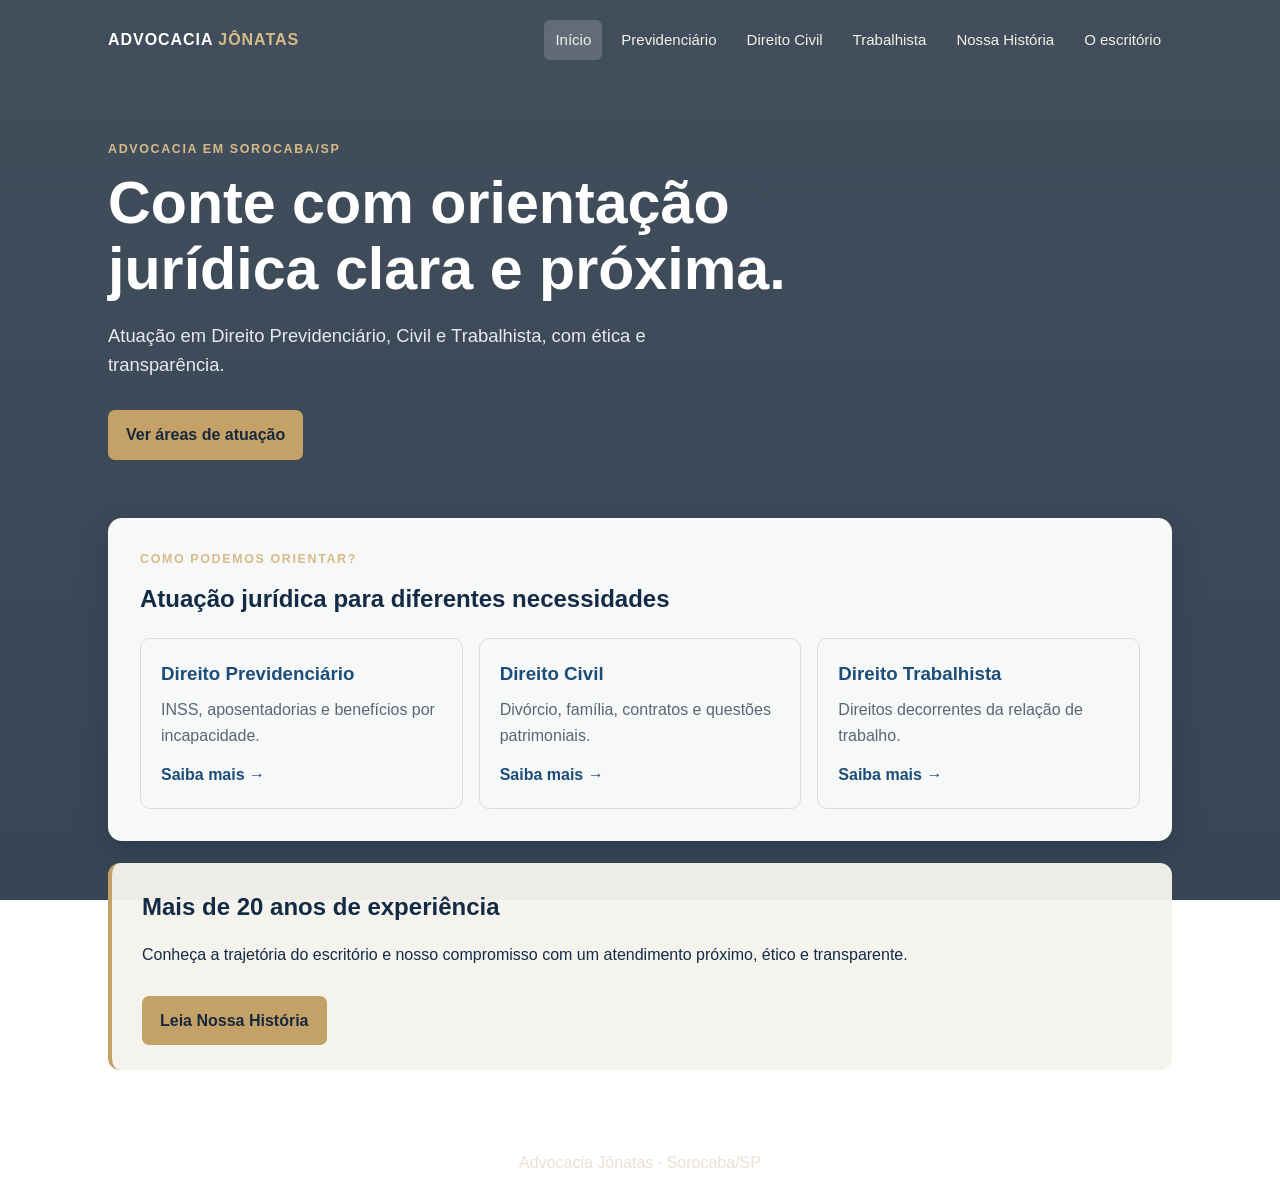
<file: index.html>
<!DOCTYPE html>
<html lang="pt-BR">
<head>
    <meta charset="UTF-8">
    <meta name="viewport" content="width=device-width, initial-scale=1.0">
        <meta name="description" content="Advocacia Jônatas em Sorocaba/SP. Orientação jurídica nas áreas previdenciária, civil e trabalhista, com ética, transparência e atendimento próximo.">
    <meta name="robots" content="index, follow">
    <meta name="theme-color" content="#142b45">
    <link rel="canonical" href="https://ratti-lucas.github.io/rattilucas10/">
    <meta property="og:type" content="website">
    <meta property="og:locale" content="pt_BR">
    <meta property="og:site_name" content="Advocacia Jônatas">
    <meta property="og:title" content="Advocacia Jônatas | Previdenciário, Civil e Trabalhista em Sorocaba">
    <meta property="og:description" content="Advocacia Jônatas em Sorocaba/SP. Orientação jurídica nas áreas previdenciária, civil e trabalhista, com ética, transparência e atendimento próximo.">
    <meta property="og:url" content="https://ratti-lucas.github.io/rattilucas10/">
    <link rel="icon" type="image/svg+xml" href="favicon.svg">
<title>Advocacia Jônatas | Previdenciário, Civil e Trabalhista em Sorocaba</title>
    <link rel="stylesheet" href="style.css">
    <script type="application/ld+json">
    {
      "@context": "https://schema.org",
      "@type": "LegalService",
      "name": "Advocacia Jônatas",
      "url": "https://ratti-lucas.github.io/rattilucas10/",
      "areaServed": {
        "@type": "City",
        "name": "Sorocaba"
      },
      "address": {
        "@type": "PostalAddress",
        "addressLocality": "Sorocaba",
        "addressRegion": "SP",
        "addressCountry": "BR"
      },
      "knowsAbout": ["Direito Previdenciário", "Direito Civil", "Direito Trabalhista"]
    }
    </script>
</head>
<body>
    <header class="site-header">
        <a class="brand" href="index.html">ADVOCACIA <span>JÔNATAS</span></a>
        <nav aria-label="Navegação principal">
            <a class="active" href="index.html">Início</a>
            <a href="previdenciario.html">Previdenciário</a>
            <a href="civil.html">Direito Civil</a>
            <a href="trabalhista.html">Trabalhista</a>
            <a href="historia.html">Nossa História</a>
            <a href="escritorio.html">O escritório</a>
        </nav>
    </header>

    <main>
        <section class="hero">
            <div class="hero-copy">
                <p class="eyebrow">Advocacia em Sorocaba/SP</p>
                <h1>Conte com orientação jurídica clara e próxima.</h1>
                <p>Atuação em Direito Previdenciário, Civil e Trabalhista, com ética e transparência.</p>
                <a class="button" href="previdenciario.html">Ver áreas de atuação</a>
            </div>
        </section>

        <section class="section">
            <p class="eyebrow">Como podemos orientar?</p>
            <h2>Atuação jurídica para diferentes necessidades</h2>
            <div class="cards">
                <a class="card" href="previdenciario.html">
                    <h3>Direito Previdenciário</h3>
                    <p>INSS, aposentadorias e benefícios por incapacidade.</p>
                    <span>Saiba mais →</span>
                </a>
                <a class="card" href="civil.html">
                    <h3>Direito Civil</h3>
                    <p>Divórcio, família, contratos e questões patrimoniais.</p>
                    <span>Saiba mais →</span>
                </a>
                <a class="card" href="trabalhista.html">
                    <h3>Direito Trabalhista</h3>
                    <p>Direitos decorrentes da relação de trabalho.</p>
                    <span>Saiba mais →</span>
                </a>
            </div>
        </section>

        <section class="callout">
            <h2>Mais de 20 anos de experiência</h2>
            <p>Conheça a trajetória do escritório e nosso compromisso com um atendimento próximo, ético e transparente.</p>
            <a class="button" href="historia.html">Leia Nossa História</a>
        </section>
    </main>

    <footer>Advocacia Jônatas · Sorocaba/SP</footer>
</body>
</html>
</file>
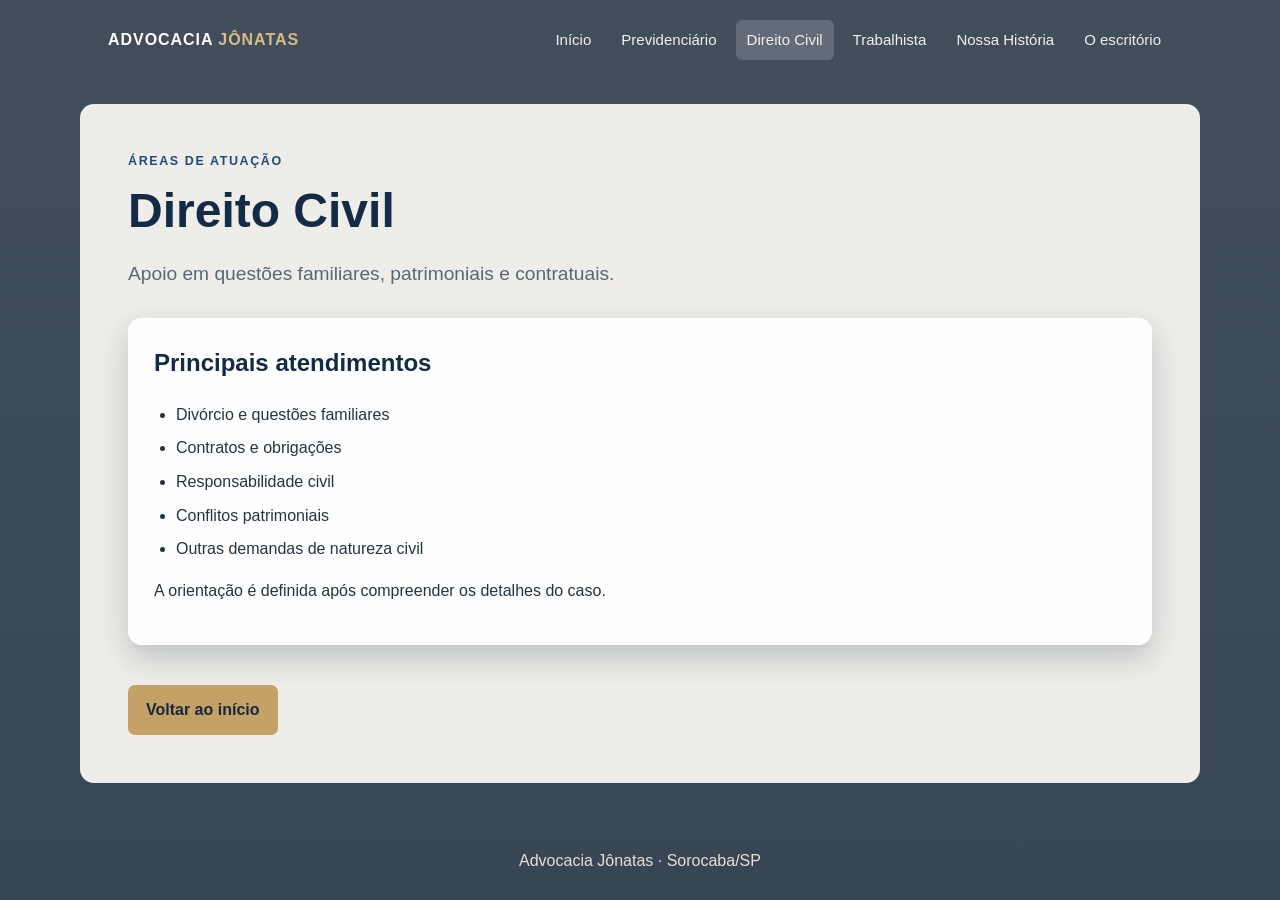
<file: civil.html>
<!DOCTYPE html>
<html lang="pt-BR">
<head>
    <meta charset="UTF-8">
    <meta name="viewport" content="width=device-width, initial-scale=1.0">
        <meta name="description" content="Atuação em Direito Civil em Sorocaba/SP, incluindo questões familiares, contratos, responsabilidade civil e patrimônio.">
    <meta name="robots" content="index, follow">
    <meta name="theme-color" content="#142b45">
    <link rel="canonical" href="https://ratti-lucas.github.io/rattilucas10/civil.html">
    <meta property="og:type" content="website">
    <meta property="og:locale" content="pt_BR">
    <meta property="og:site_name" content="Advocacia Jônatas">
    <meta property="og:title" content="Direito Civil | Advocacia Jônatas">
    <meta property="og:description" content="Atuação em Direito Civil em Sorocaba/SP, incluindo questões familiares, contratos, responsabilidade civil e patrimônio.">
    <meta property="og:url" content="https://ratti-lucas.github.io/rattilucas10/civil.html">
    <link rel="icon" type="image/svg+xml" href="favicon.svg">
<title>Direito Civil | Advocacia Jônatas</title>
    <link rel="stylesheet" href="style.css">
</head>
<body>
    <header class="site-header">
        <a class="brand" href="index.html">ADVOCACIA <span>JÔNATAS</span></a>
        <nav aria-label="Navegação principal">
            <a href="index.html">Início</a>
            <a href="previdenciario.html">Previdenciário</a>
            <a class="active" href="civil.html">Direito Civil</a>
            <a href="trabalhista.html">Trabalhista</a>
            <a href="historia.html">Nossa História</a>
            <a href="escritorio.html">O escritório</a>
        </nav>
    </header>
    <main class="page">
        <p class="eyebrow">Áreas de atuação</p>
        <h1>Direito Civil</h1>
        <p class="lead">Apoio em questões familiares, patrimoniais e contratuais.</p>
        <section class="content">
            <h2>Principais atendimentos</h2>
            <ul>
                <li>Divórcio e questões familiares</li>
                <li>Contratos e obrigações</li>
                <li>Responsabilidade civil</li>
                <li>Conflitos patrimoniais</li>
                <li>Outras demandas de natureza civil</li>
            </ul>
            <p>A orientação é definida após compreender os detalhes do caso.</p>
        </section>
        <a class="button" href="index.html">Voltar ao início</a>
    </main>
    <footer>Advocacia Jônatas · Sorocaba/SP</footer>
</body>
</html>
</file>
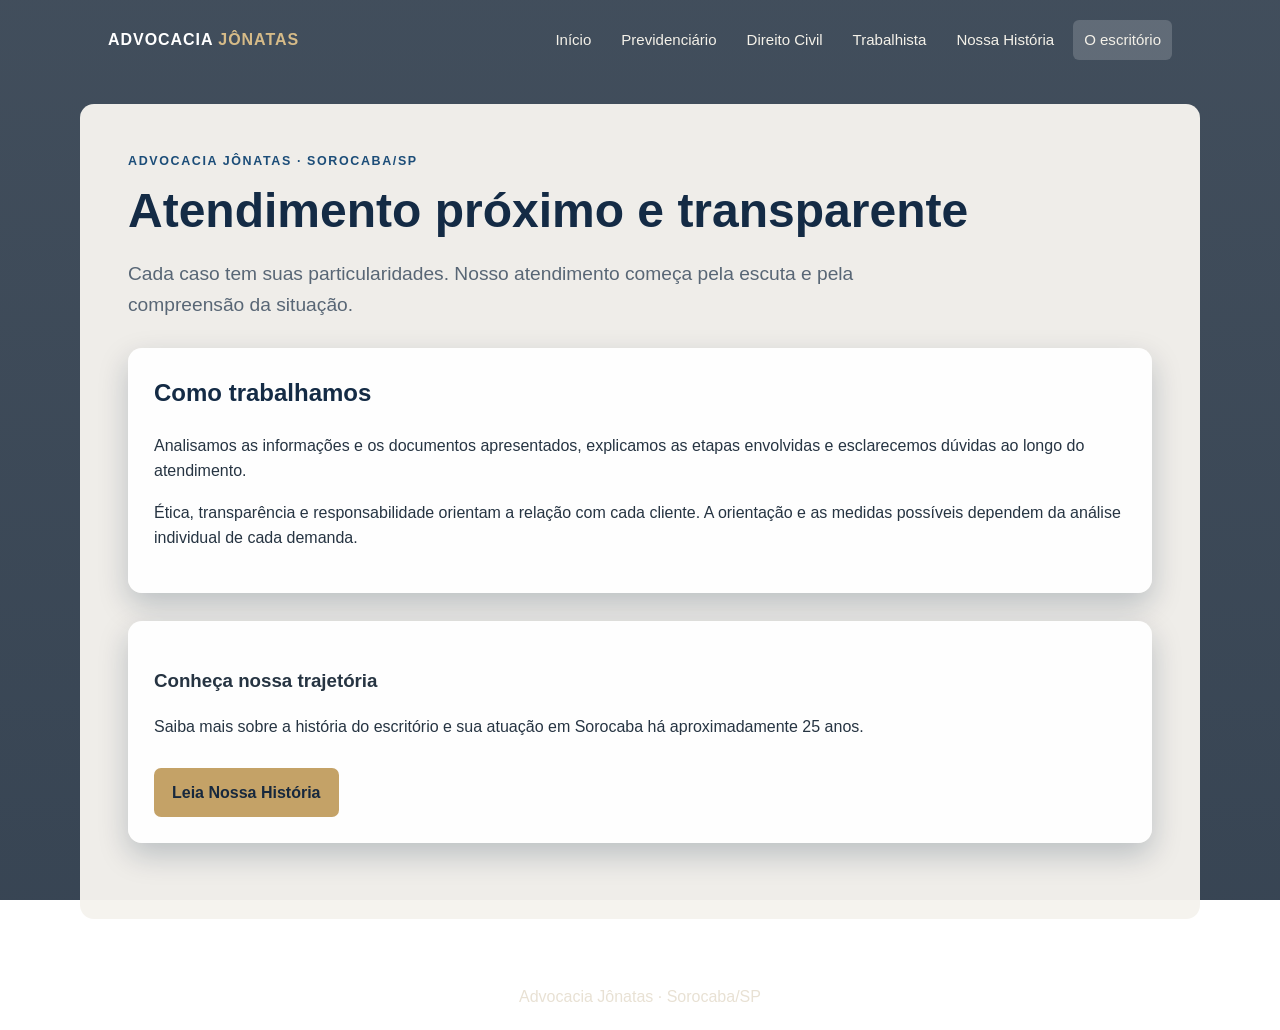
<file: escritorio.html>
<!DOCTYPE html>
<html lang="pt-BR">
<head>
    <meta charset="UTF-8">
    <meta name="viewport" content="width=device-width, initial-scale=1.0">
        <meta name="description" content="Conheça a forma de atendimento e os valores da Advocacia Jônatas, em Sorocaba/SP.">
    <meta name="robots" content="index, follow">
    <meta name="theme-color" content="#142b45">
    <link rel="canonical" href="https://ratti-lucas.github.io/rattilucas10/escritorio.html">
    <meta property="og:type" content="website">
    <meta property="og:locale" content="pt_BR">
    <meta property="og:site_name" content="Advocacia Jônatas">
    <meta property="og:title" content="O escritório | Advocacia Jônatas">
    <meta property="og:description" content="Conheça a forma de atendimento e os valores da Advocacia Jônatas, em Sorocaba/SP.">
    <meta property="og:url" content="https://ratti-lucas.github.io/rattilucas10/escritorio.html">
    <link rel="icon" type="image/svg+xml" href="favicon.svg">
<title>O escritório | Advocacia Jônatas</title>
    <link rel="stylesheet" href="style.css">
</head>
<body>
    <header class="site-header">
        <a class="brand" href="index.html">ADVOCACIA <span>JÔNATAS</span></a>
        <nav aria-label="Navegação principal">
            <a href="index.html">Início</a>
            <a href="previdenciario.html">Previdenciário</a>
            <a href="civil.html">Direito Civil</a>
            <a href="trabalhista.html">Trabalhista</a>
            <a href="historia.html">Nossa História</a>
            <a class="active" href="escritorio.html">O escritório</a>
        </nav>
    </header>

    <main class="page">
        <p class="eyebrow">Advocacia Jônatas · Sorocaba/SP</p>
        <h1>Atendimento próximo e transparente</h1>
        <p class="lead">Cada caso tem suas particularidades. Nosso atendimento começa pela escuta e pela compreensão da situação.</p>

        <section class="content">
            <h2>Como trabalhamos</h2>
            <p>Analisamos as informações e os documentos apresentados, explicamos as etapas envolvidas e esclarecemos dúvidas ao longo do atendimento.</p>
            <p>Ética, transparência e responsabilidade orientam a relação com cada cliente. A orientação e as medidas possíveis dependem da análise individual de cada demanda.</p>
        </section>

        <section class="content">
            <h3>Conheça nossa trajetória</h3>
            <p>Saiba mais sobre a história do escritório e sua atuação em Sorocaba há aproximadamente 25 anos.</p>
            <a class="button" href="historia.html">Leia Nossa História</a>
        </section>
    </main>

    <footer>Advocacia Jônatas · Sorocaba/SP</footer>
</body>
</html>
</file>
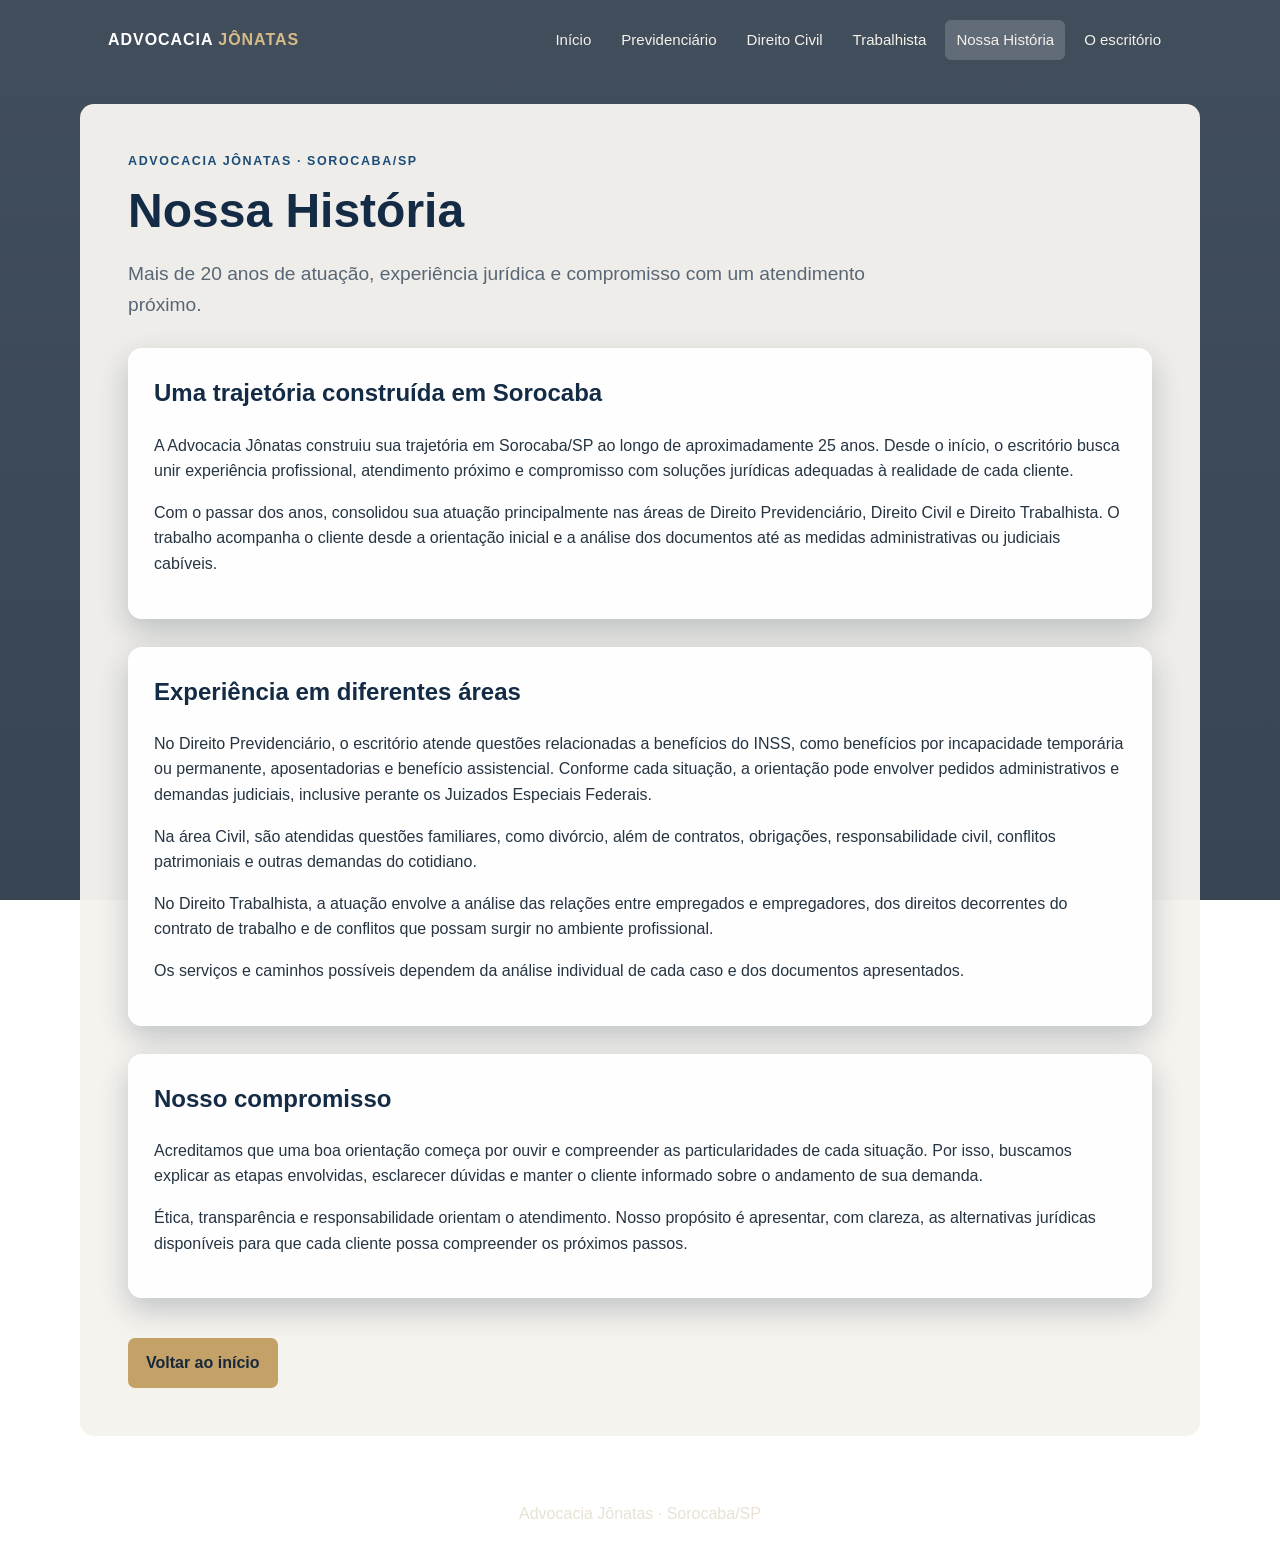
<file: historia.html>
<!DOCTYPE html>
<html lang="pt-BR">
<head>
    <meta charset="UTF-8">
    <meta name="viewport" content="width=device-width, initial-scale=1.0">
        <meta name="description" content="Conheça a trajetória, os valores e a atuação da Advocacia Jônatas em Sorocaba/SP.">
    <meta name="robots" content="index, follow">
    <meta name="theme-color" content="#142b45">
    <link rel="canonical" href="https://ratti-lucas.github.io/rattilucas10/historia.html">
    <meta property="og:type" content="website">
    <meta property="og:locale" content="pt_BR">
    <meta property="og:site_name" content="Advocacia Jônatas">
    <meta property="og:title" content="Nossa História | Advocacia Jônatas">
    <meta property="og:description" content="Conheça a trajetória, os valores e a atuação da Advocacia Jônatas em Sorocaba/SP.">
    <meta property="og:url" content="https://ratti-lucas.github.io/rattilucas10/historia.html">
    <link rel="icon" type="image/svg+xml" href="favicon.svg">
<title>Nossa História | Advocacia Jônatas</title>
    <link rel="stylesheet" href="style.css">
</head>
<body>
    <header class="site-header">
        <a class="brand" href="index.html">ADVOCACIA <span>JÔNATAS</span></a>
        <nav aria-label="Navegação principal">
            <a href="index.html">Início</a>
            <a href="previdenciario.html">Previdenciário</a>
            <a href="civil.html">Direito Civil</a>
            <a href="trabalhista.html">Trabalhista</a>
            <a class="active" href="historia.html">Nossa História</a>
            <a href="escritorio.html">O escritório</a>
        </nav>
    </header>

    <main class="page">
        <p class="eyebrow">Advocacia Jônatas · Sorocaba/SP</p>
        <h1>Nossa História</h1>
        <p class="lead">Mais de 20 anos de atuação, experiência jurídica e compromisso com um atendimento próximo.</p>

        <section class="content">
            <h2>Uma trajetória construída em Sorocaba</h2>
            <p>A Advocacia Jônatas construiu sua trajetória em Sorocaba/SP ao longo de aproximadamente 25 anos. Desde o início, o escritório busca unir experiência profissional, atendimento próximo e compromisso com soluções jurídicas adequadas à realidade de cada cliente.</p>
            <p>Com o passar dos anos, consolidou sua atuação principalmente nas áreas de Direito Previdenciário, Direito Civil e Direito Trabalhista. O trabalho acompanha o cliente desde a orientação inicial e a análise dos documentos até as medidas administrativas ou judiciais cabíveis.</p>
        </section>

        <section class="content">
            <h2>Experiência em diferentes áreas</h2>
            <p>No Direito Previdenciário, o escritório atende questões relacionadas a benefícios do INSS, como benefícios por incapacidade temporária ou permanente, aposentadorias e benefício assistencial. Conforme cada situação, a orientação pode envolver pedidos administrativos e demandas judiciais, inclusive perante os Juizados Especiais Federais.</p>
            <p>Na área Civil, são atendidas questões familiares, como divórcio, além de contratos, obrigações, responsabilidade civil, conflitos patrimoniais e outras demandas do cotidiano.</p>
            <p>No Direito Trabalhista, a atuação envolve a análise das relações entre empregados e empregadores, dos direitos decorrentes do contrato de trabalho e de conflitos que possam surgir no ambiente profissional.</p>
            <p>Os serviços e caminhos possíveis dependem da análise individual de cada caso e dos documentos apresentados.</p>
        </section>

        <section class="content">
            <h2>Nosso compromisso</h2>
            <p>Acreditamos que uma boa orientação começa por ouvir e compreender as particularidades de cada situação. Por isso, buscamos explicar as etapas envolvidas, esclarecer dúvidas e manter o cliente informado sobre o andamento de sua demanda.</p>
            <p>Ética, transparência e responsabilidade orientam o atendimento. Nosso propósito é apresentar, com clareza, as alternativas jurídicas disponíveis para que cada cliente possa compreender os próximos passos.</p>
        </section>

        <a class="button" href="index.html">Voltar ao início</a>
    </main>

    <footer>Advocacia Jônatas · Sorocaba/SP</footer>
</body>
</html>
</file>
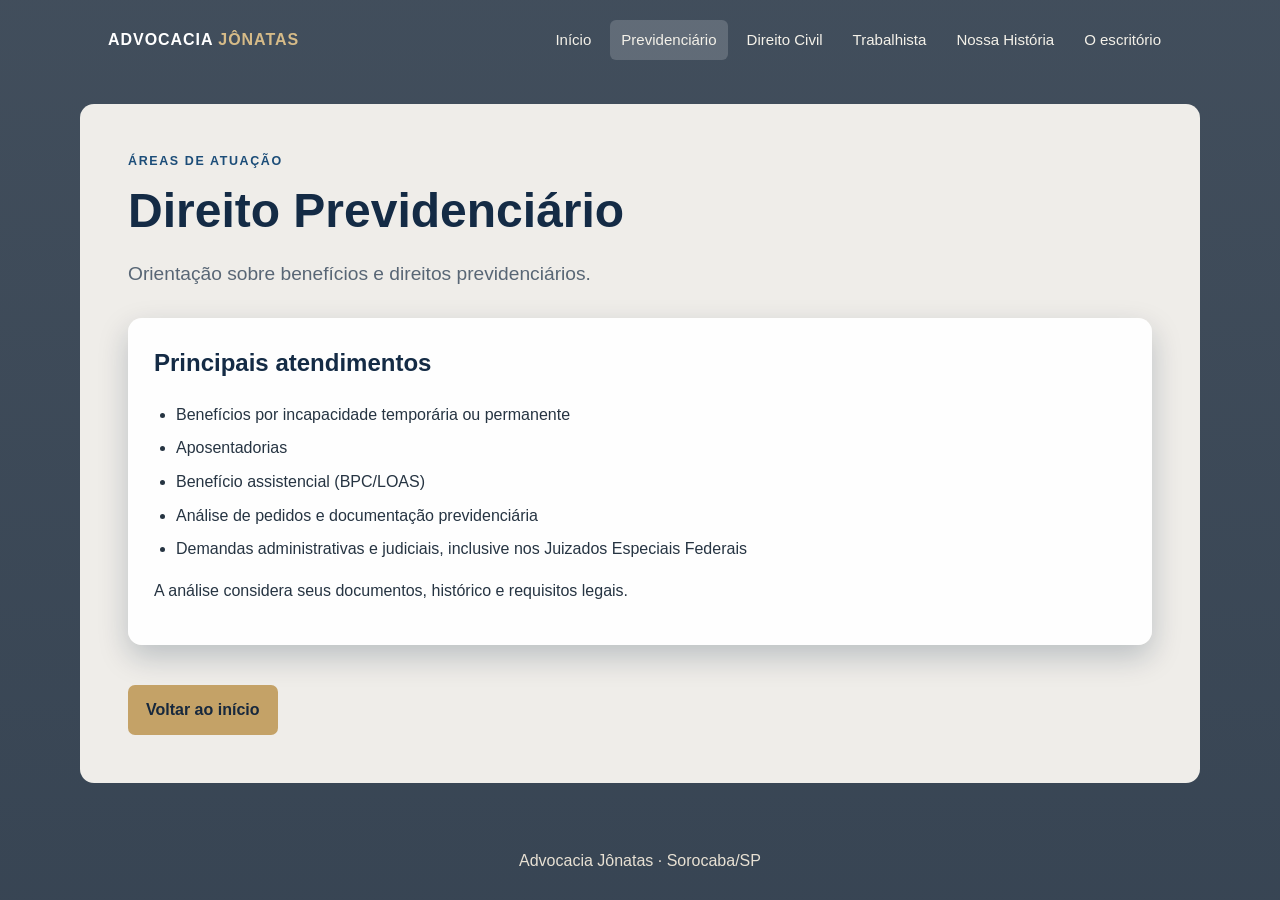
<file: previdenciario.html>
<!DOCTYPE html>
<html lang="pt-BR">
<head>
    <meta charset="UTF-8">
    <meta name="viewport" content="width=device-width, initial-scale=1.0">
        <meta name="description" content="Orientação jurídica em Direito Previdenciário em Sorocaba/SP: aposentadorias, benefícios por incapacidade e BPC/LOAS.">
    <meta name="robots" content="index, follow">
    <meta name="theme-color" content="#142b45">
    <link rel="canonical" href="https://ratti-lucas.github.io/rattilucas10/previdenciario.html">
    <meta property="og:type" content="website">
    <meta property="og:locale" content="pt_BR">
    <meta property="og:site_name" content="Advocacia Jônatas">
    <meta property="og:title" content="Direito Previdenciário | Advocacia Jônatas">
    <meta property="og:description" content="Orientação jurídica em Direito Previdenciário em Sorocaba/SP: aposentadorias, benefícios por incapacidade e BPC/LOAS.">
    <meta property="og:url" content="https://ratti-lucas.github.io/rattilucas10/previdenciario.html">
    <link rel="icon" type="image/svg+xml" href="favicon.svg">
<title>Direito Previdenciário | Advocacia Jônatas</title>
    <link rel="stylesheet" href="style.css">
</head>
<body>
    <header class="site-header">
        <a class="brand" href="index.html">ADVOCACIA <span>JÔNATAS</span></a>
        <nav aria-label="Navegação principal">
            <a href="index.html">Início</a>
            <a class="active" href="previdenciario.html">Previdenciário</a>
            <a href="civil.html">Direito Civil</a>
            <a href="trabalhista.html">Trabalhista</a>
            <a href="historia.html">Nossa História</a>
            <a href="escritorio.html">O escritório</a>
        </nav>
    </header>
    <main class="page">
        <p class="eyebrow">Áreas de atuação</p>
        <h1>Direito Previdenciário</h1>
        <p class="lead">Orientação sobre benefícios e direitos previdenciários.</p>
        <section class="content">
            <h2>Principais atendimentos</h2>
            <ul>
                <li>Benefícios por incapacidade temporária ou permanente</li>
                <li>Aposentadorias</li>
                <li>Benefício assistencial (BPC/LOAS)</li>
                <li>Análise de pedidos e documentação previdenciária</li>
                <li>Demandas administrativas e judiciais, inclusive nos Juizados Especiais Federais</li>
            </ul>
            <p>A análise considera seus documentos, histórico e requisitos legais.</p>
        </section>
        <a class="button" href="index.html">Voltar ao início</a>
    </main>
    <footer>Advocacia Jônatas · Sorocaba/SP</footer>
</body>
</html>
</file>
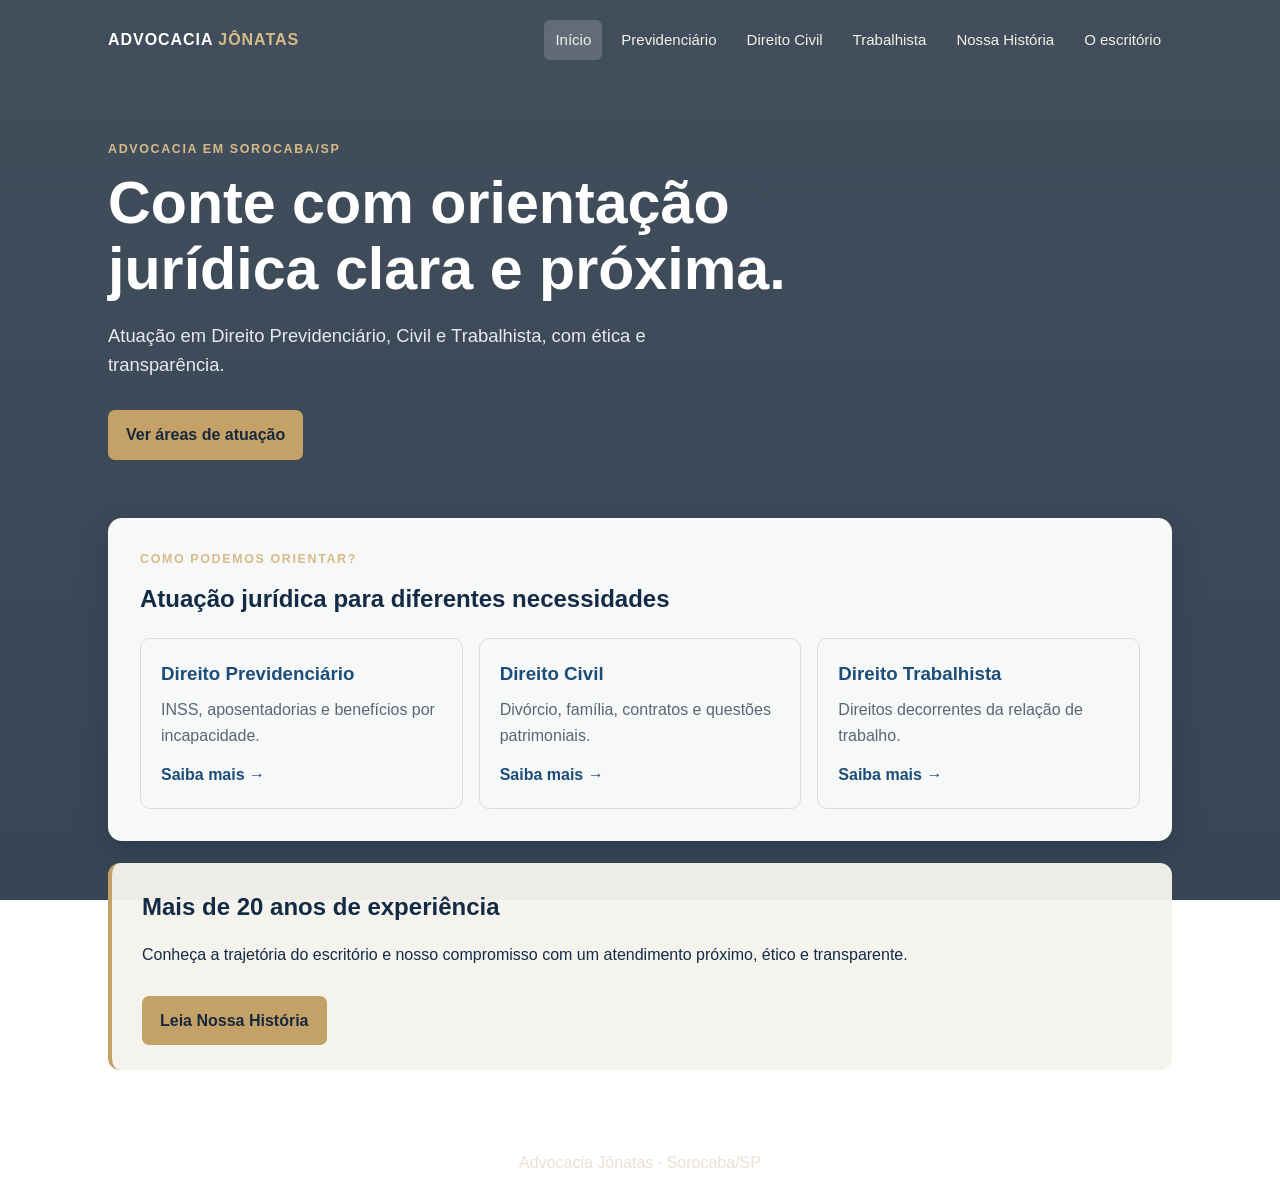
<file: SITE.HTML>
<!DOCTYPE html>
<html lang="pt-BR">
<head>
    <meta charset="UTF-8">
    <meta http-equiv="refresh" content="0; url=index.html">
    <meta name="viewport" content="width=device-width, initial-scale=1.0">
    <title>Advocacia Jônatas</title>
</head>
<body>
    <p>A página inicial foi movida. <a href="index.html">Acesse o site aqui.</a></p>
</body>
</html>
</file>
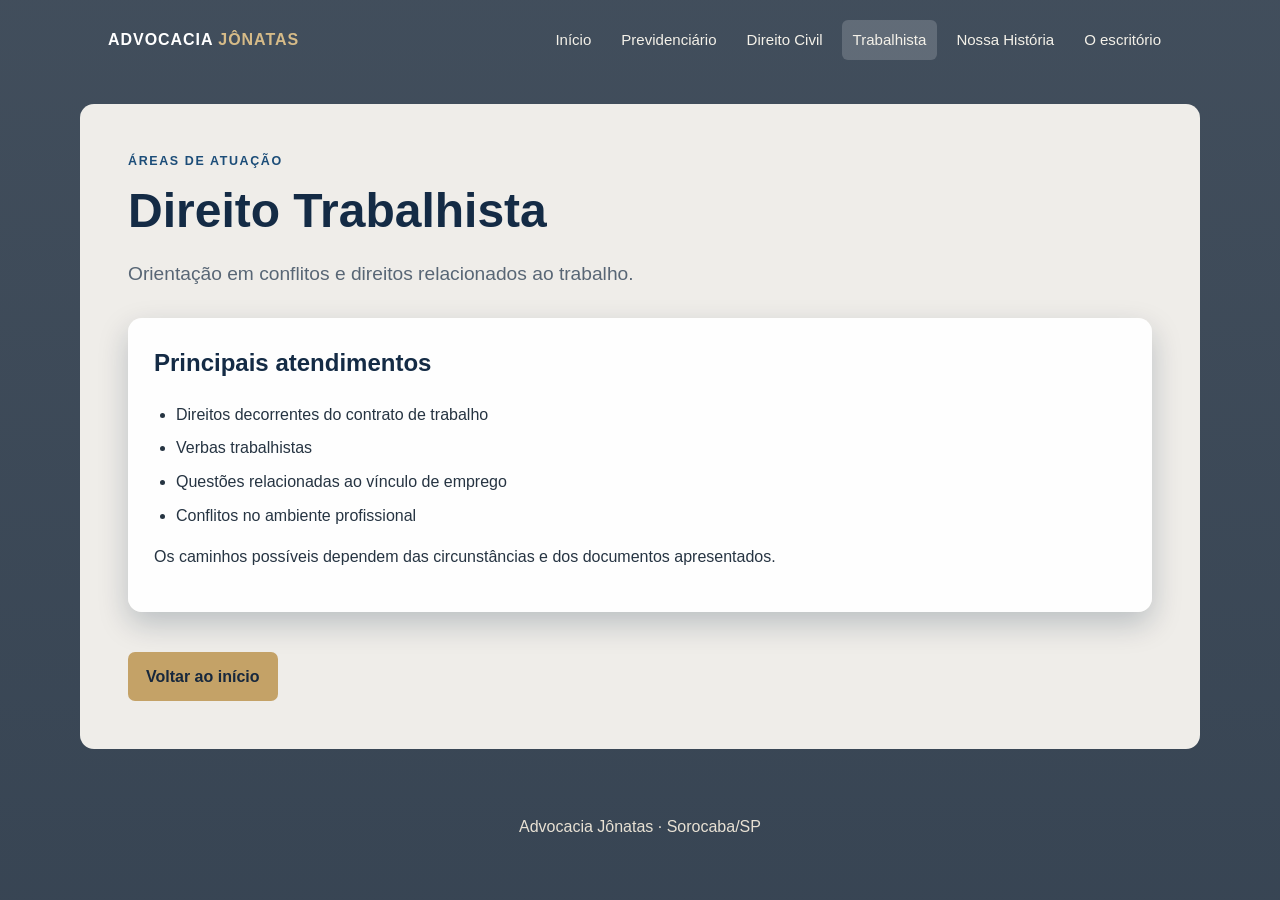
<file: trabalhista.html>
<!DOCTYPE html>
<html lang="pt-BR">
<head>
    <meta charset="UTF-8">
    <meta name="viewport" content="width=device-width, initial-scale=1.0">
        <meta name="description" content="Orientação jurídica em Direito Trabalhista em Sorocaba/SP para questões relacionadas a contratos e direitos do trabalho.">
    <meta name="robots" content="index, follow">
    <meta name="theme-color" content="#142b45">
    <link rel="canonical" href="https://ratti-lucas.github.io/rattilucas10/trabalhista.html">
    <meta property="og:type" content="website">
    <meta property="og:locale" content="pt_BR">
    <meta property="og:site_name" content="Advocacia Jônatas">
    <meta property="og:title" content="Direito Trabalhista | Advocacia Jônatas">
    <meta property="og:description" content="Orientação jurídica em Direito Trabalhista em Sorocaba/SP para questões relacionadas a contratos e direitos do trabalho.">
    <meta property="og:url" content="https://ratti-lucas.github.io/rattilucas10/trabalhista.html">
    <link rel="icon" type="image/svg+xml" href="favicon.svg">
<title>Direito Trabalhista | Advocacia Jônatas</title>
    <link rel="stylesheet" href="style.css">
</head>
<body>
    <header class="site-header">
        <a class="brand" href="index.html">ADVOCACIA <span>JÔNATAS</span></a>
        <nav aria-label="Navegação principal">
            <a href="index.html">Início</a>
            <a href="previdenciario.html">Previdenciário</a>
            <a href="civil.html">Direito Civil</a>
            <a class="active" href="trabalhista.html">Trabalhista</a>
            <a href="historia.html">Nossa História</a>
            <a href="escritorio.html">O escritório</a>
        </nav>
    </header>
    <main class="page">
        <p class="eyebrow">Áreas de atuação</p>
        <h1>Direito Trabalhista</h1>
        <p class="lead">Orientação em conflitos e direitos relacionados ao trabalho.</p>
        <section class="content">
            <h2>Principais atendimentos</h2>
            <ul>
                <li>Direitos decorrentes do contrato de trabalho</li>
                <li>Verbas trabalhistas</li>
                <li>Questões relacionadas ao vínculo de emprego</li>
                <li>Conflitos no ambiente profissional</li>
            </ul>
            <p>Os caminhos possíveis dependem das circunstâncias e dos documentos apresentados.</p>
        </section>
        <a class="button" href="index.html">Voltar ao início</a>
    </main>
    <footer>Advocacia Jônatas · Sorocaba/SP</footer>
</body>
</html>
</file>
<file: style.css>
:root {
    --navy: #142b45;
    --blue: #1c4d78;
    --paper: #f5f3ee;
    --ink: #263442;
    --muted: #586675;
    --line: #e1ddd4;
    --gold: #c4a267;
}

* {
    box-sizing: border-box;
}

body {
    min-height: 100vh;
    margin: 0;
    color: var(--ink);
    font-family: Arial, Helvetica, sans-serif;
    line-height: 1.6;
    background-image:
        linear-gradient(rgba(12, 28, 46, 0.78), rgba(12, 28, 46, 0.82)),
        url("https://lh3.googleusercontent.com/d/1J_WzzF-e32gob5vGo1y_cmmEWypppIR9");
    background-position: center;
    background-repeat: no-repeat;
    background-size: cover;
    background-attachment: fixed;
}

.site-header {
    max-width: 1120px;
    margin: 0 auto;
    padding: 20px 28px;
    display: flex;
    align-items: center;
    justify-content: space-between;
    gap: 24px;
    color: #fff;
}

.brand {
    color: #fff;
    font-weight: 800;
    letter-spacing: 0.06em;
    text-decoration: none;
    white-space: nowrap;
}

.brand span {
    color: #d6bb88;
}

.site-header nav {
    display: flex;
    flex-wrap: wrap;
    gap: 8px;
}

.site-header nav a {
    padding: 8px 11px;
    border-radius: 6px;
    color: #f4f1e9;
    font-size: 0.94rem;
    text-decoration: none;
}

.site-header nav a:hover,
.site-header nav a.active {
    background: rgba(255, 255, 255, 0.17);
}

main {
    max-width: 1120px;
    margin: 0 auto;
    padding: 12px 28px 60px;
}

.hero {
    display: grid;
    grid-template-columns: 1fr;
    align-items: center;
    min-height: 360px;
    padding: 48px 0 36px;
    color: #fff;
}

.hero-copy h1 {
    max-width: 700px;
    margin: 10px 0 18px;
    font-size: clamp(2.2rem, 5vw, 3.7rem);
    line-height: 1.12;
}

.hero-copy > p:not(.eyebrow) {
    max-width: 560px;
    color: #e7eaf0;
    font-size: 1.15rem;
}

.eyebrow {
    margin: 0 0 10px;
    color: #d6bb88;
    font-size: 0.78rem;
    font-weight: bold;
    letter-spacing: 0.13em;
    text-transform: uppercase;
}

.button {
    display: inline-block;
    margin-top: 12px;
    padding: 12px 18px;
    border-radius: 7px;
    background: var(--gold);
    color: #17283d;
    font-weight: bold;
    text-decoration: none;
}

.button:hover {
    background: #d2b77f;
}

.section,
.content {
    margin: 22px 0;
    padding: 32px;
    border-radius: 14px;
    background: rgba(255, 255, 255, 0.96);
    box-shadow: 0 12px 30px rgba(6, 30, 58, 0.22);
}

.section h2,
.content h2 {
    margin-top: 0;
    color: var(--navy);
}

.cards {
    display: grid;
    grid-template-columns: repeat(3, 1fr);
    gap: 16px;
}

.card {
    padding: 20px;
    border: 1px solid var(--line);
    border-radius: 10px;
    color: var(--ink);
    text-decoration: none;
    transition: transform 0.15s, box-shadow 0.15s;
}

.card:hover {
    transform: translateY(-3px);
    box-shadow: 0 8px 18px rgba(20, 54, 90, 0.12);
}

.card h3 {
    margin: 0 0 8px;
    color: var(--blue);
}

.card p {
    margin: 0 0 14px;
    color: var(--muted);
}

.card span {
    color: var(--blue);
    font-weight: bold;
}

.callout {
    padding: 25px 30px;
    border-left: 4px solid var(--gold);
    border-radius: 12px;
    background: rgba(245, 243, 238, 0.96);
    color: var(--navy);
}

.callout h2 {
    margin: 0 0 6px;
}

.page {
    min-height: 55vh;
    margin: 24px auto 45px;
    padding: 48px;
    border-radius: 14px;
    background: rgba(245, 243, 238, 0.97);
}

.page .eyebrow {
    color: var(--blue);
}

.page h1 {
    margin: 0 0 12px;
    color: var(--navy);
    font-size: clamp(2rem, 4vw, 3rem);
    line-height: 1.2;
}

.lead {
    max-width: 760px;
    color: var(--muted);
    font-size: 1.2rem;
}

.content {
    margin: 28px 0;
    padding: 26px;
}

.content ul {
    padding-left: 22px;
}

.content li {
    margin: 8px 0;
}

.page .button {
    background: var(--gold);
    color: #17283d;
}

footer {
    padding: 20px;
    color: #e8e1d4;
    text-align: center;
}

@media (max-width: 760px) {
    .site-header {
        align-items: flex-start;
        flex-direction: column;
        padding: 18px 20px;
    }

    .site-header nav {
        gap: 3px;
    }

    .site-header nav a {
        padding: 7px;
        font-size: 0.88rem;
    }

    main {
        padding: 4px 18px 40px;
    }

    .hero {
        min-height: 290px;
        padding: 32px 0;
    }

    .cards {
        grid-template-columns: 1fr;
    }

    .section {
        padding: 24px;
    }

    .page {
        margin: 12px auto 30px;
        padding: 28px 22px;
    }

    body {
        background-attachment: scroll;
    }
}


/* Acessibilidade, foco por teclado e acabamento responsivo */
a:focus-visible,
button:focus-visible {
    outline: 3px solid #e0c17f;
    outline-offset: 3px;
}

html {
    scroll-behavior: smooth;
}

::selection {
    background: #d6bb88;
    color: #142b45;
}

@media (prefers-reduced-motion: reduce) {
    html {
        scroll-behavior: auto;
    }

    *,
    *::before,
    *::after {
        animation-duration: 0.01ms !important;
        animation-iteration-count: 1 !important;
        transition-duration: 0.01ms !important;
    }
}

@media (max-width: 420px) {
    .brand {
        white-space: normal;
        font-size: 0.95rem;
    }

    .section,
    .content {
        padding: 20px 18px;
    }

    .hero-copy h1 {
        font-size: clamp(2rem, 10vw, 2.7rem);
    }
}
</file>
